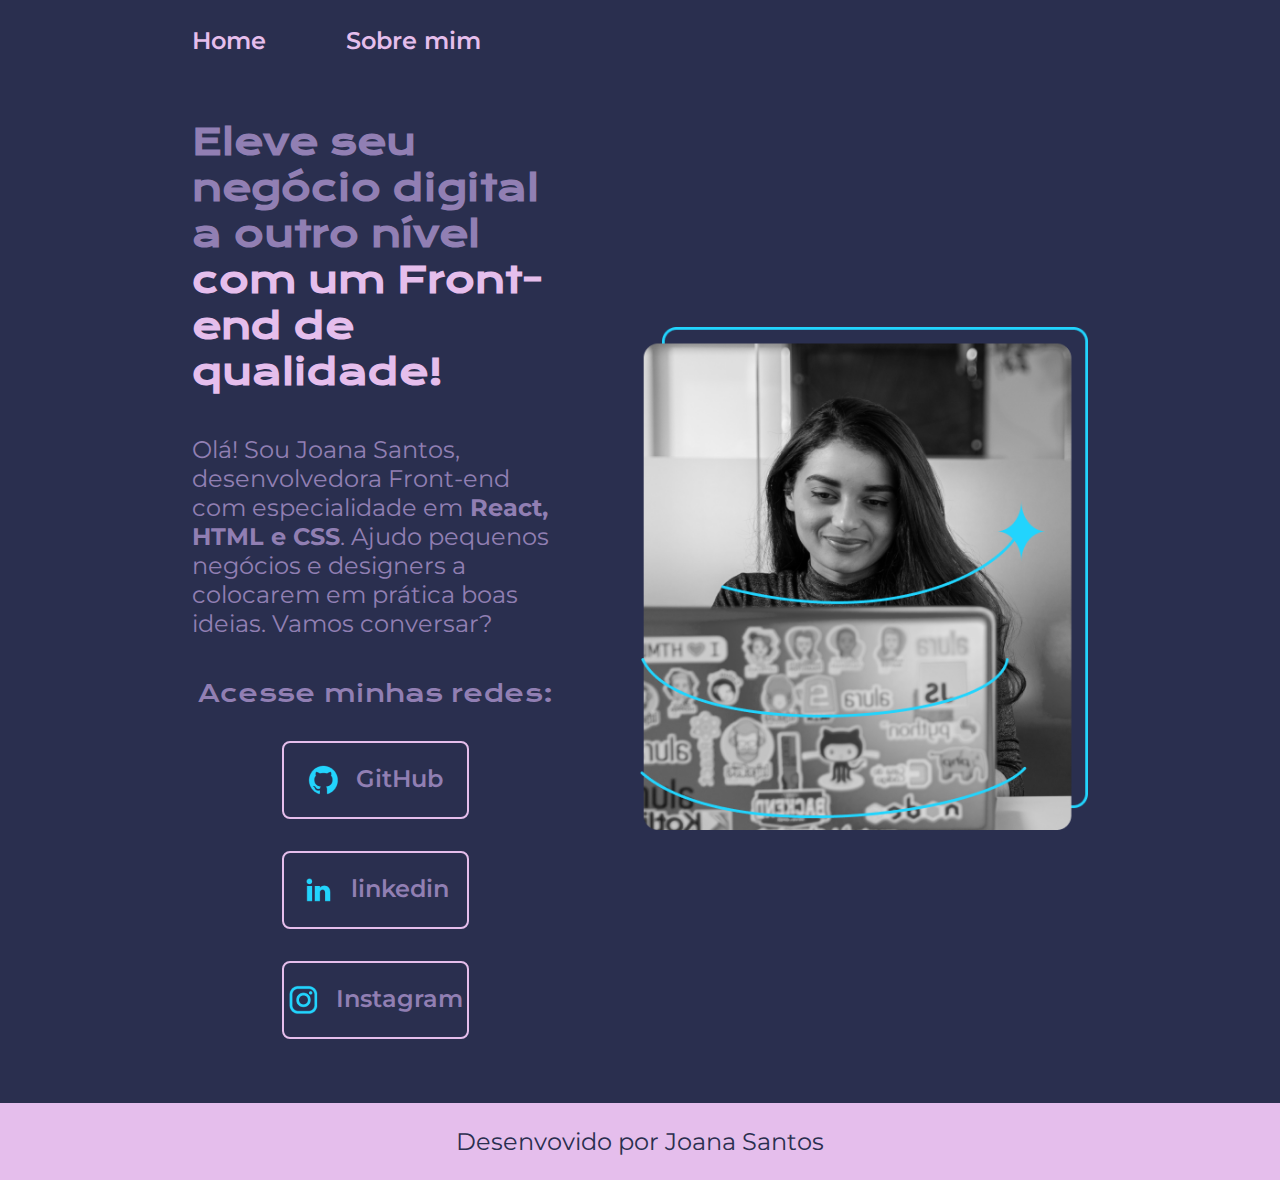
<file: index.html>
<!DOCTYPE html>
<html lang="pt-br">

<head>
    <meta charset="UTF-8">
    <meta http-equiv="X-UA-Compatible" content="IE=edge">
    <meta name="viewport" content="width=device-width, initial-scale=1.0">
    <link rel="stylesheet" href="style/style.css">
    <title>Portfolio</title>
</head>

<body>
    <header class="cabecalho">
        <nav class="cabecalho-menu">
            <a class="cabecalho-menu-link" href="index.html">Home</a>
            <a class="cabecalho-menu-link" href="about.html">Sobre mim</a>
        </nav>
    </header>

    <main class="apresentacao">
        <section class="apresentacao-conteudo">
            <h1 class="apresentacao-conteudo-titulo">Eleve seu negócio digital a outro nível <strong class="titulo-destaque">com um Front-end de qualidade!</strong></h1>
            <p class="apresentacao-conteudo-texto">Olá! Sou Joana Santos, desenvolvedora Front-end com especialidade em<strong> React, HTML e CSS</strong>. Ajudo pequenos negócios e designers a colocarem em prática boas ideias. Vamos conversar?</p>
            <div class="apresentacao-links">
                <h2 class="apresentacao-links-subtitulo">Acesse minhas redes:</h2>
                <a class="apresentacao-links-navegacao" href="https://github.com">
                <img src="assets/github.png" alt=""> GitHub</a>
                <a class="apresentacao-links-navegacao" href="https://linkedin.com">
                    <img src="assets/linkedin.png" alt=""> linkedin</a>
                <a class="apresentacao-links-navegacao" href="https://Instagram.com">
                    <img src="assets/instagram.png" alt=""> Instagram</a>
            </div>
        </section>
        <img class="apresentacao-imagem" src="assets/Imagem.png" alt="Foto da Joana Santos programando">
    </main>

    <footer class="rodape">
        <p>Desenvovido por Joana Santos</p>
    </footer>
</body>

</html>
</file>
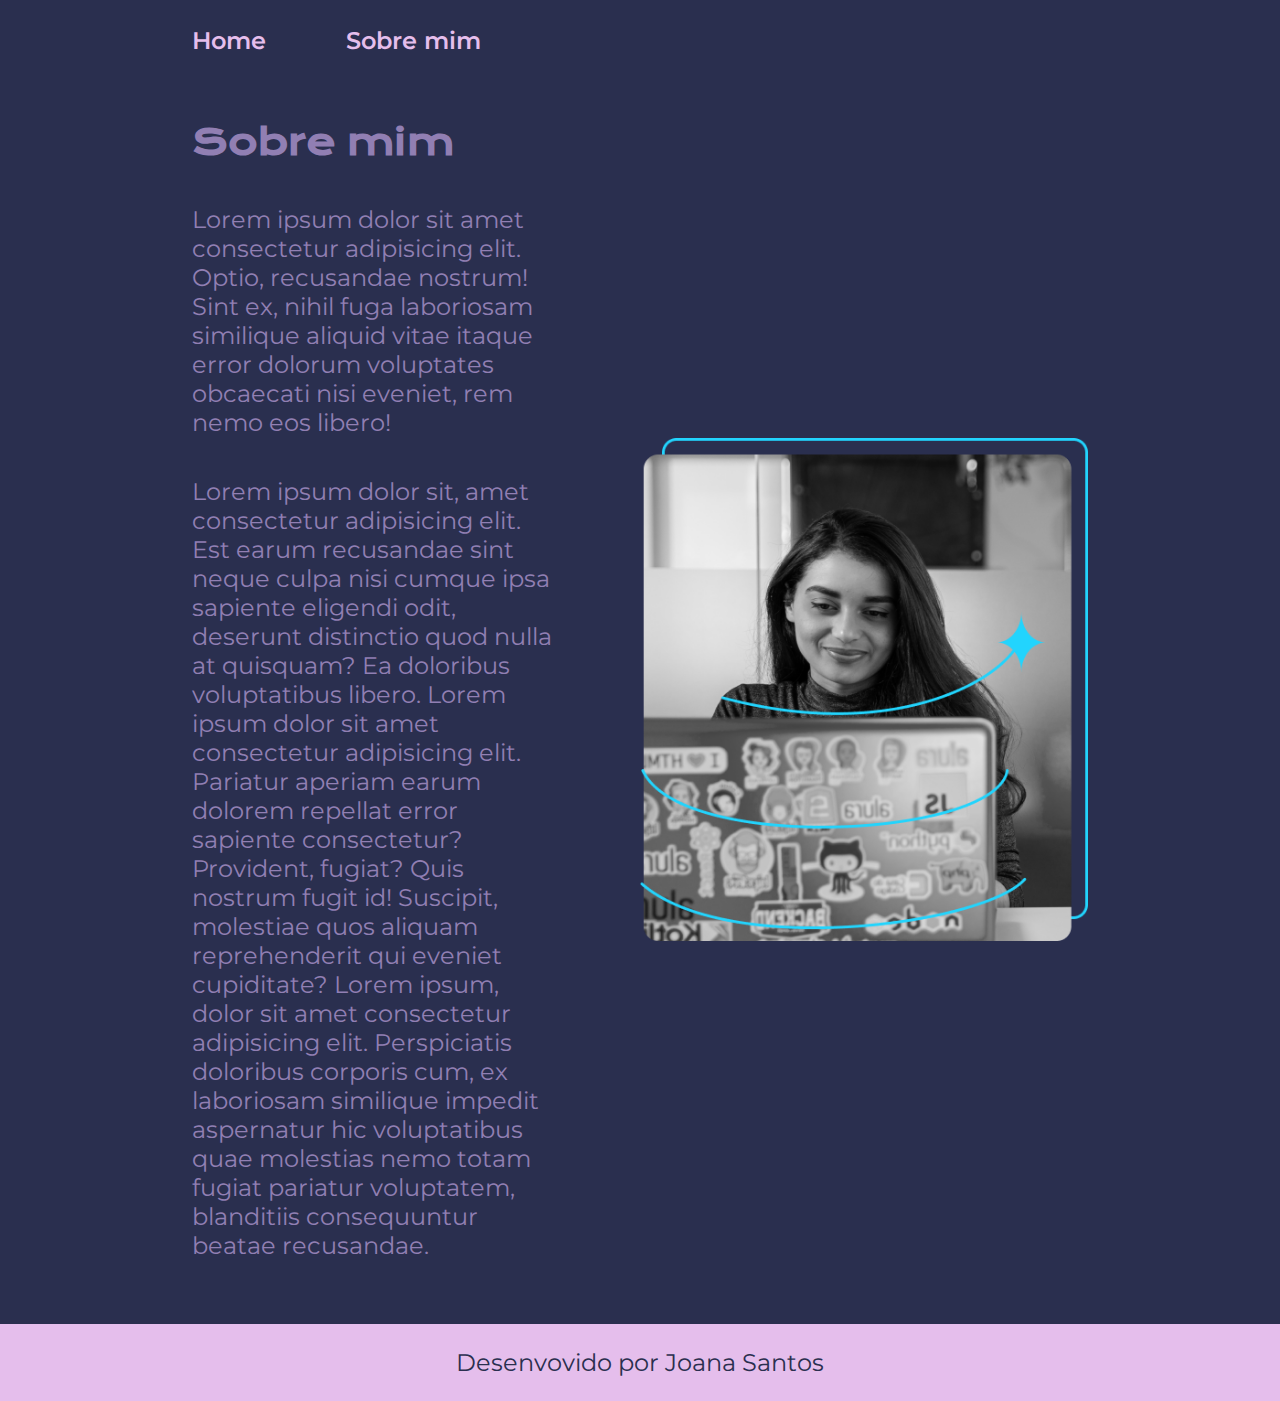
<file: about.html>
<!DOCTYPE html>
<html lang="pt-br">

<head>
    <meta charset="UTF-8">
    <meta http-equiv="X-UA-Compatible" content="IE=edge">
    <meta name="viewport" content="width=device-width, initial-scale=1.0">
    <link rel="stylesheet" href="style/style.css">
    <title>Sobre mim</title>
</head>

<body>
    <header class="cabecalho">
        <nav class="cabecalho-menu">
            <a class="cabecalho-menu-link" href="index.html">Home</a>
            <a class="cabecalho-menu-link" href="about.html">Sobre mim</a>
        </nav>
    </header>

    <main class="apresentacao"> 
        <section class="apresentacao-conteudo">
            <h1 class="apresentacao-conteudo-titulo">Sobre mim</h1>
            <p class="apresentacao-conteudo-texto">Lorem ipsum dolor sit amet consectetur adipisicing elit. Optio, recusandae nostrum! Sint ex, nihil fuga
                laboriosam similique aliquid vitae itaque error dolorum voluptates obcaecati nisi eveniet, rem nemo eos
                libero!</p>

            <p class="apresentacao-conteudo-texto">Lorem ipsum dolor sit, amet consectetur adipisicing elit. Est earum recusandae sint neque culpa nisi
                cumque ipsa sapiente eligendi odit, deserunt distinctio quod nulla at quisquam? Ea doloribus
                voluptatibus libero. Lorem ipsum dolor sit amet consectetur adipisicing elit. Pariatur aperiam earum
                dolorem repellat error sapiente consectetur? Provident, fugiat? Quis nostrum fugit id! Suscipit,
                molestiae quos aliquam reprehenderit qui eveniet cupiditate? Lorem ipsum, dolor sit amet consectetur
                adipisicing elit. Perspiciatis doloribus corporis cum, ex laboriosam similique impedit aspernatur hic
                voluptatibus quae molestias nemo totam fugiat pariatur voluptatem, blanditiis consequuntur beatae
                recusandae.
            </p>
        </section>
        <img class="apresentacao-imagem" src="assets/Imagem.png" alt="Foto da Joana Santos programando">
    </main>

    <footer class="rodape">
        <p>Desenvovido por Joana Santos</p>
    </footer>


</body>

</html>
</file>
<file: style/style.css>
@import url('https://fonts.googleapis.com/css2?family=Krona+One&family=Montserrat:wght@400;600&display=swap');

:root{
    --cor-principal: #2A2F4F;
    --cor-secundaria: #917FB3;
    --cor-terciaria: #E5BEEC;
    --cor-hover: #FDE2F3;

    --fonte-primaria: 'Krona One', sans-serif;
    --fonte-secundaria: 'Montserrat', sans-serif;
}

*{
    margin: 0;
    padding: 0;
}

body {
    box-sizing: border-box;
    background-color: var(--cor-principal);
    color: var(--cor-secundaria)
}

.titulo-destaque{
    color: var(--cor-terciaria);
}

.cabecalho{
    padding: 2% 0 0 15%;
}

.cabecalho-menu{
    display: flex;
    gap: 80px;
}

.cabecalho-menu-link{
    font-family: var(--fonte-secundaria);
    font-size: 1.5rem;
    font-weight: 600;
    color: var(--cor-terciaria);
    text-decoration: none;
}

.apresentacao{
    padding: 5% 15%;
    display: flex;
    align-items: center;
    justify-content: space-between;
    gap: 82px;
}

.apresentacao-conteudo{
    width: 50%;
    display: flex;
    flex-direction: column;
    gap: 40px;

}

.apresentacao-conteudo-titulo{
    font-size: 2.25rem;
    font-family: var(--fonte-primaria);
}

.apresentacao-conteudo-texto{
    font-size: 1.5rem;
    font-family: var(--fonte-secundaria);
}

.apresentacao-links{
    display: flex;
    justify-content: space-between;
    flex-direction: column;
    align-items: center;
    gap: 32px;
}

.apresentacao-links-subtitulo {
    font-family: var(--fonte-primaria);
    font-weight: 400;
    font-size: 1.5rem;
}

.apresentacao-links-navegacao{
    display: flex;
    justify-content: center;
    gap: 16px;
    font-family: var(--fonte-secundaria);
    /* background-color: #22D4FD; */
    border: 2px solid var(--cor-terciaria); 
    width: 50%;
    text-align: center;
    border-radius: 8px;
    font-weight: 600;
    font-size: 1.5rem;
    padding: 21px 0px;
    text-decoration: none;
    color: var(--cor-secundaria);
}

.apresentacao-links-navegacao:hover{
    background-color: var(--cor-hover);
    padding: 3%;
}

.apresentacao-imagem{
    width: 50%;
}

.rodape{
    color: var(--cor-principal);
    background-color: var(--cor-terciaria);
    padding: 24px;
    text-align: center;
    font-family: var(--fonte-secundaria);
    font-size: 1.5rem;
    font-weight: 400;
}

@media (max-width: 1200px) {
    .cabecalho{
        padding: 10%;
    }

    .cabecalho-menu{
        justify-content: center;
    }

    .apresentacao {
        flex-direction: column-reverse;
        padding: 5%;
    }

    .apresentacao-conteudo{
        width: auto;
    }
}
</file>
